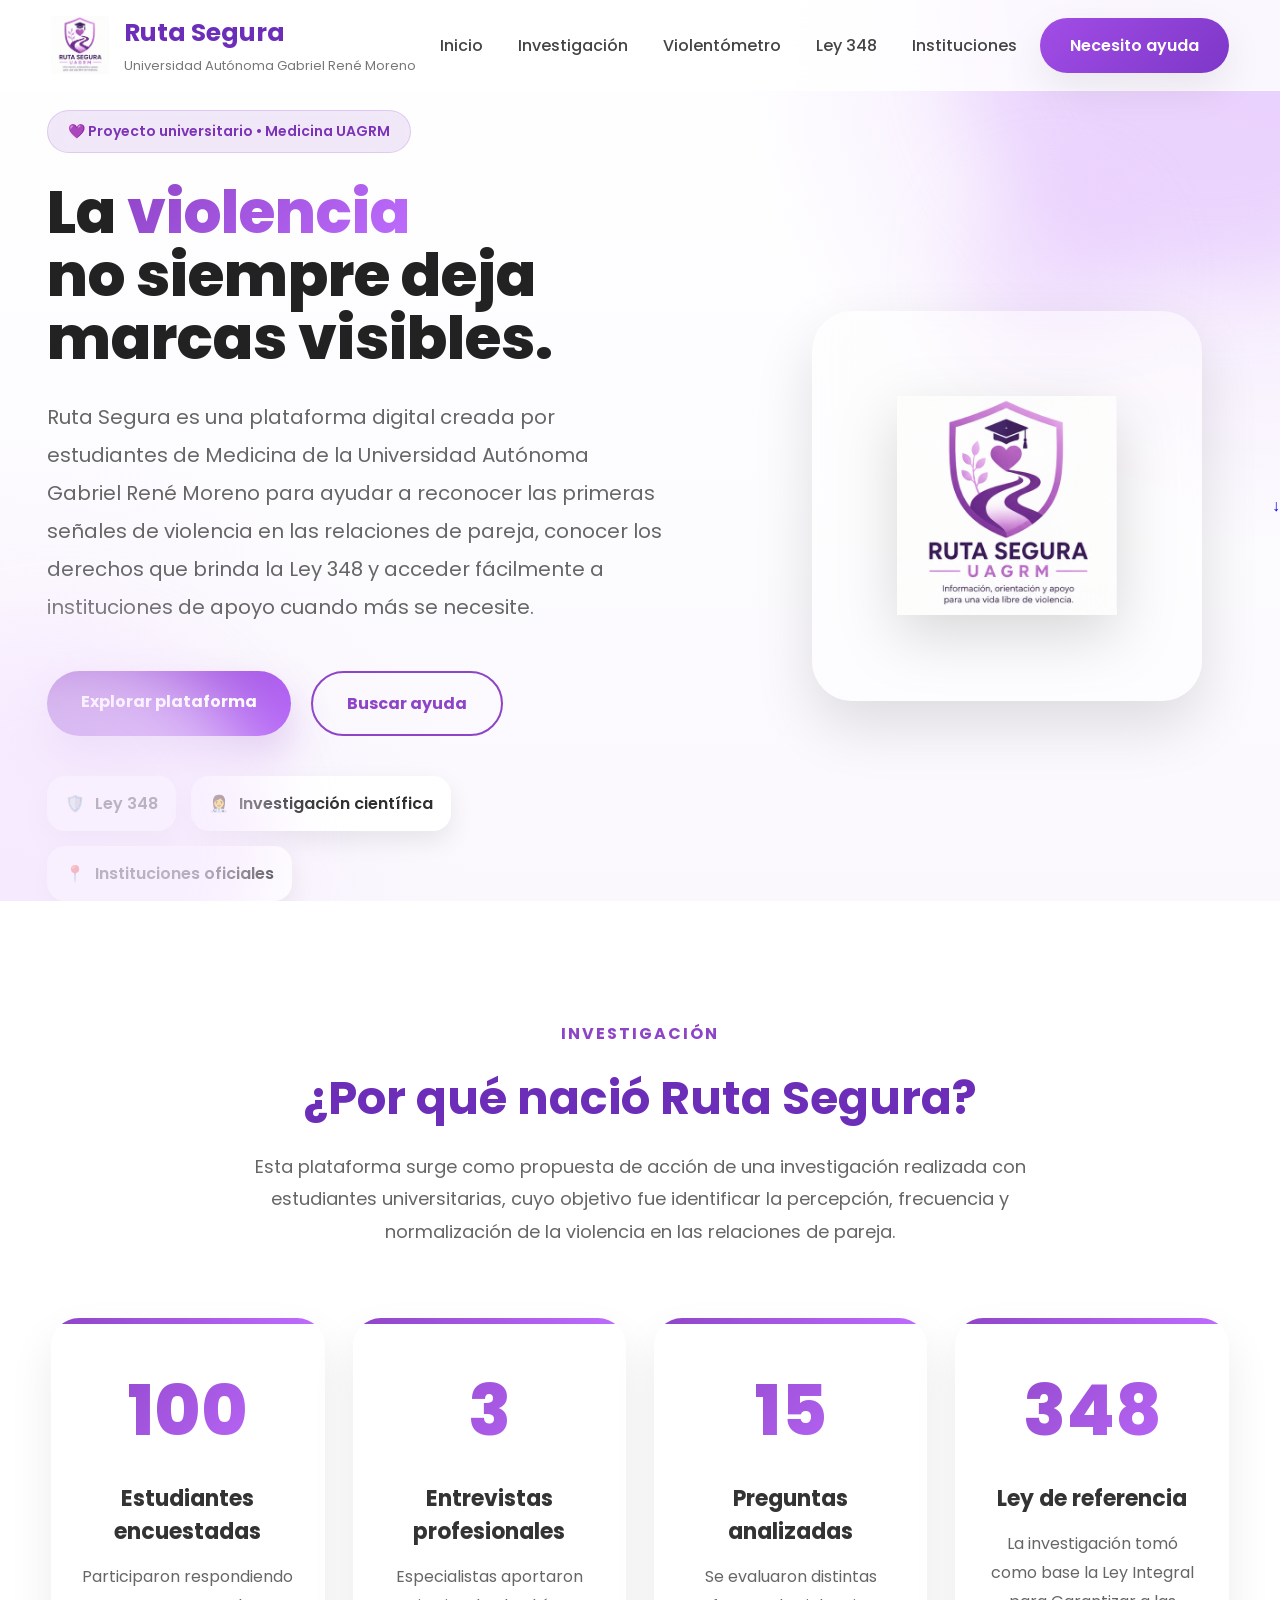
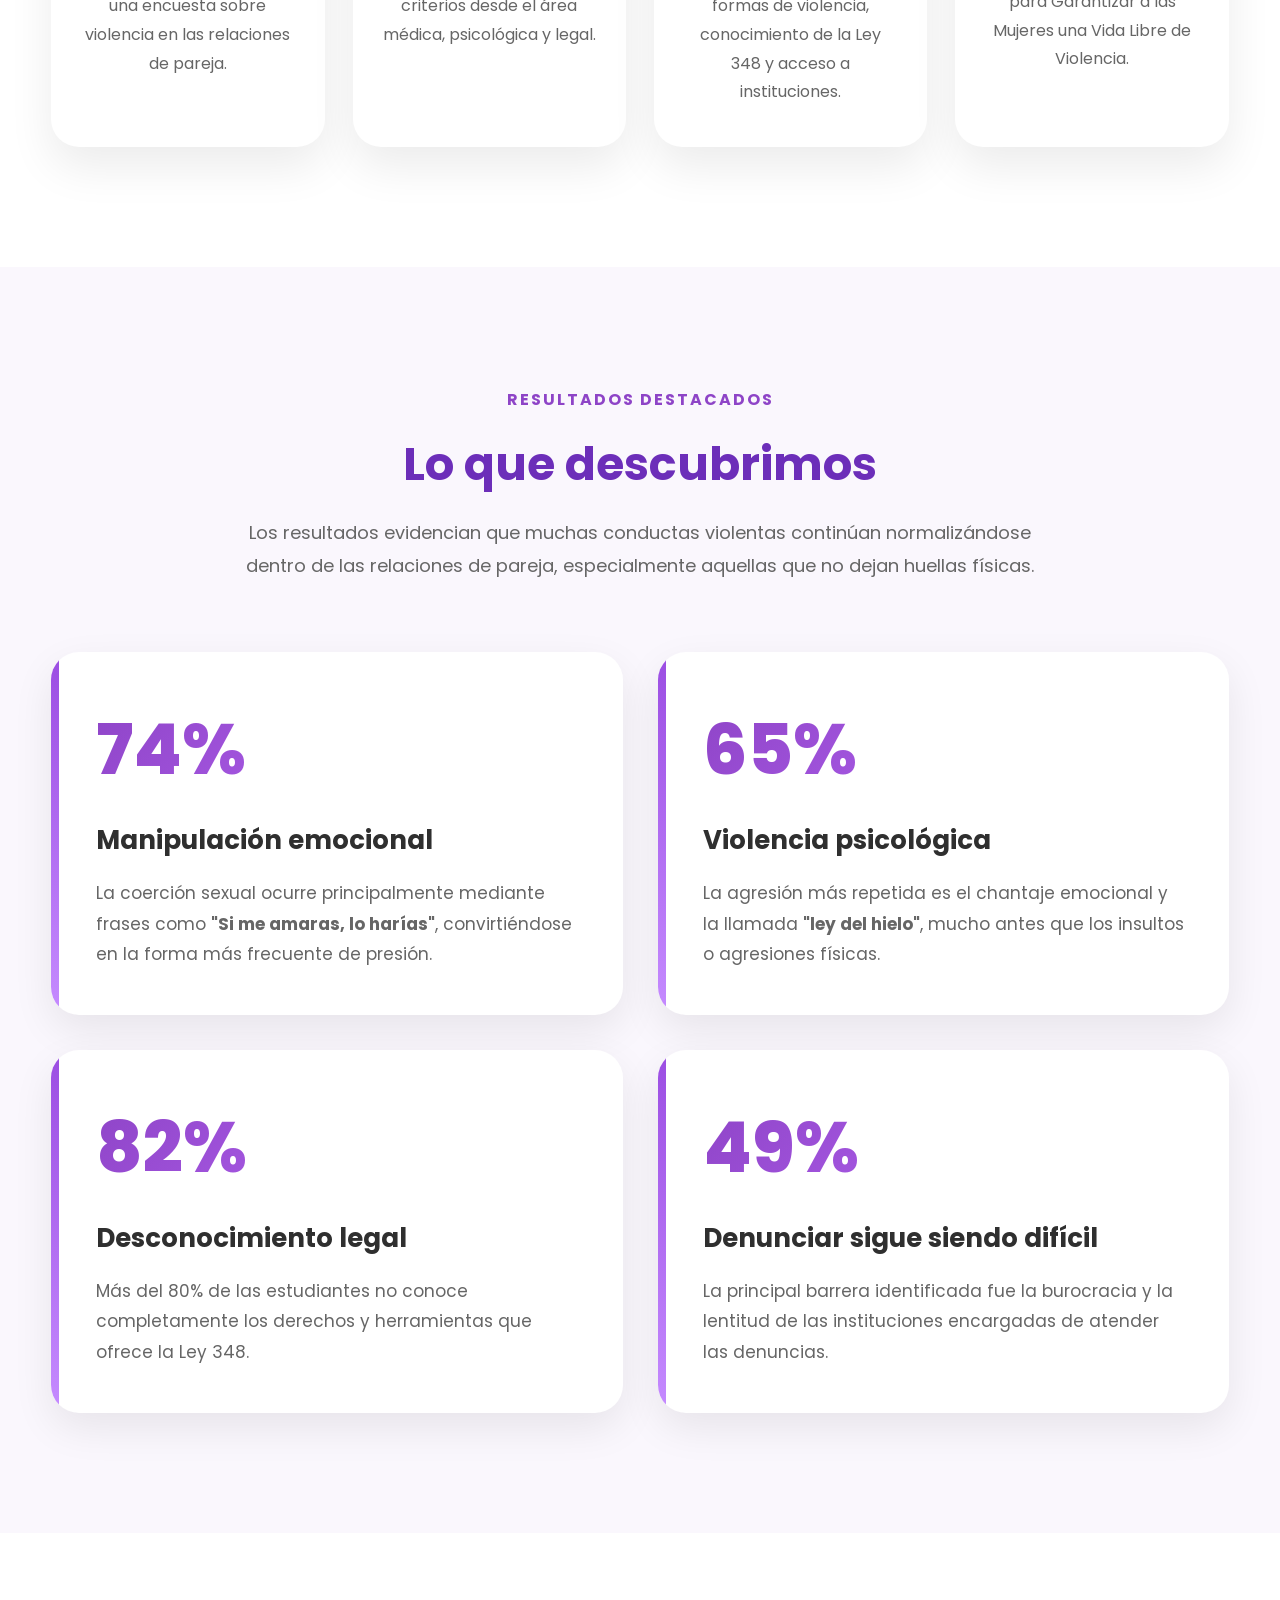
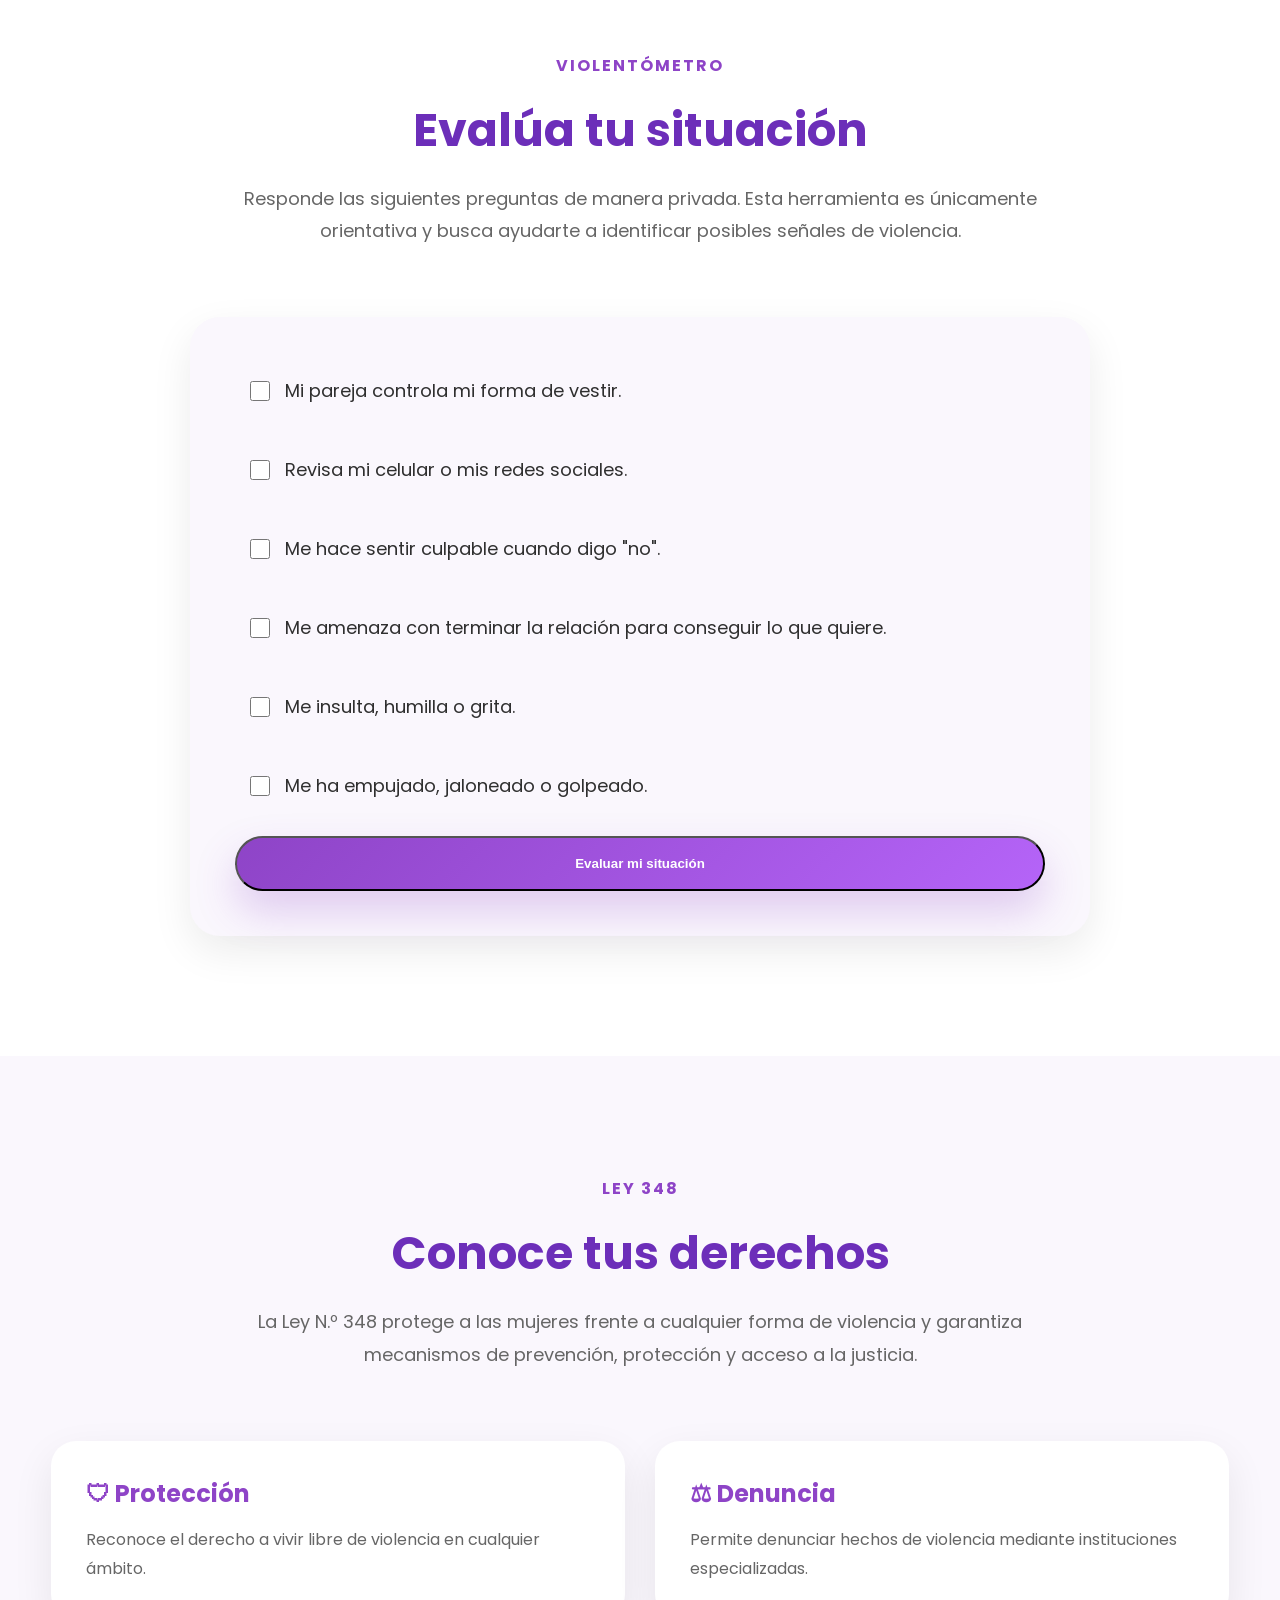
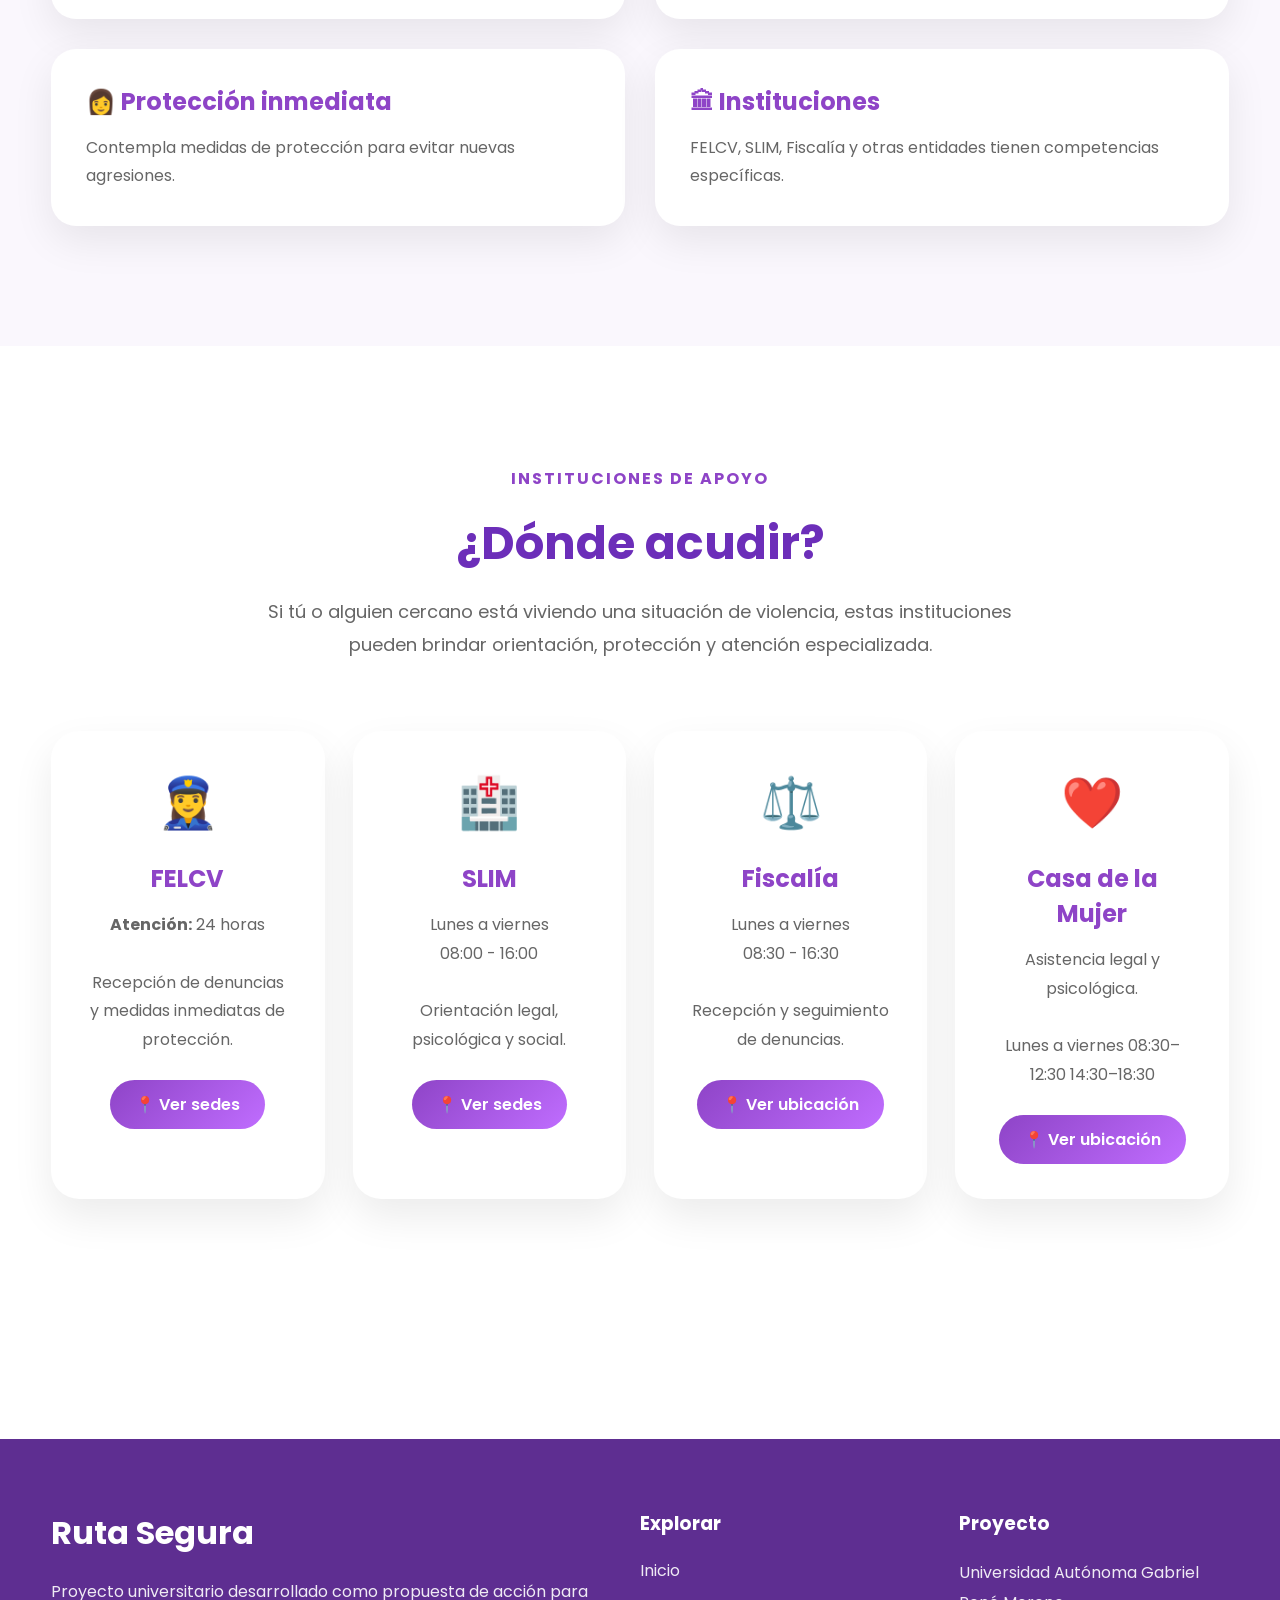
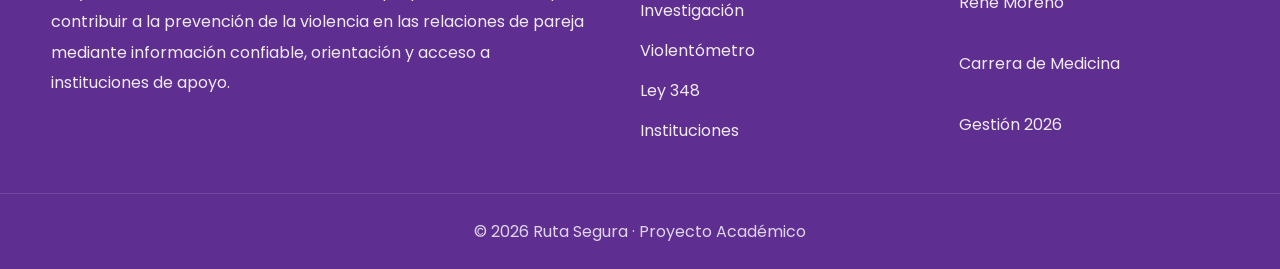
<file: index.html>
<!DOCTYPE html>
<html lang="es">

<head>

<meta charset="UTF-8">
<meta name="viewport" content="width=device-width, initial-scale=1.0">

<title>Ruta Segura UAGRM</title>

<link rel="preconnect" href="https://fonts.googleapis.com">

<link rel="preconnect" href="https://fonts.gstatic.com" crossorigin>

<link href="https://fonts.googleapis.com/css2?family=Poppins:wght@300;400;500;600;700;800&display=swap" rel="stylesheet">

<link rel="stylesheet" href="css/style.css">

</head>
<script src="js/script.js"></script>
</body>
</html>
<body>


<header class="navbar">

<div class="container navbar-container">

<a class="logo" href="#inicio">

<img src="images/logo/logo.PNG" alt="Ruta Segura">

<div>

<h2>Ruta Segura</h2>

<span>Universidad Autónoma Gabriel René Moreno</span>

</div>

</a>

<nav>

<ul>

<li><a href="#inicio">Inicio</a></li>

<li><a href="#investigacion">Investigación</a></li>

<li><a href="#violentometro">Violentómetro</a></li>

<li><a href="#ley348">Ley 348</a></li>

<li><a href="#instituciones">Instituciones</a></li>



</ul>

</nav>

<a href="https://wa.me/59162001850?text=Hola,%20necesito%20información%20sobre%20apoyo%20por%20violencia" class="btn-ayuda">

Necesito ayuda

</a>

</div>

</header>



<section id="inicio" class="hero">

<div class="background-circle uno"></div>

<div class="background-circle dos"></div>

<div class="background-circle tres"></div>


<div class="container hero-container">

<div class="hero-info">

<span class="badge">

💜 Proyecto universitario • Medicina UAGRM

</span>
<h1>
La <span>violencia</span><br>
no siempre deja<br>
marcas visibles.
</h1>
<p>

Ruta Segura es una plataforma digital creada por estudiantes de Medicina de la Universidad Autónoma Gabriel René Moreno para ayudar a reconocer las primeras señales de violencia en las relaciones de pareja, conocer los derechos que brinda la Ley 348 y acceder fácilmente a instituciones de apoyo cuando más se necesite.

</p>


<div class="hero-buttons">

<a href="#instituciones" class="btn-principal">

Explorar plataforma

</a>

<a href="#contacto" class="btn-secundario">

Buscar ayuda
</a>

</div>

<div class="hero-info-boxes">

<div class="info-mini">
🛡️
<span>Ley 348</span>
</div>

<div class="info-mini">
👩‍⚕️
<span>Investigación científica</span>
</div>

<div class="info-mini">
📍
<span>Instituciones oficiales</span>
</div>
</div>
</div>
<div class="hero-logo">

<div class="glass-card">

<img src="images/logo/logo.PNG" alt="Ruta Segura">

</div>

</div>

</div>


<div class="scroll-indicator">

<a href="#investigacion">

↓

</a>

</div>

</section>

<!-- AQUÍ CONTINUARÁ LA SECCIÓN INVESTIGACIÓN -->
<!--=========================================
INVESTIGACIÓN
==========================================-->

<section id="investigacion" class="investigacion">

<div class="container">

<div class="section-title">

<span>Investigación</span>

<h2>¿Por qué nació Ruta Segura?</h2>

<p>

Esta plataforma surge como propuesta de acción de una investigación realizada con estudiantes universitarias, cuyo objetivo fue identificar la percepción, frecuencia y normalización de la violencia en las relaciones de pareja.

</p>

</div>


<div class="datos-grid">

<div class="dato-card">

<div class="numero" data-target="100">100</div>

<h3>Estudiantes encuestadas</h3>

<p>Participaron respondiendo una encuesta sobre violencia en las relaciones de pareja.</p>

</div>

<div class="dato-card">

<div class="numero" data-target="3">3</div>

<h3>Entrevistas profesionales</h3>

<p>Especialistas aportaron criterios desde el área médica, psicológica y legal.</p>

</div>

<div class="dato-card">

<div class="numero" data-target="15">15</div>

<h3>Preguntas analizadas</h3>

<p>Se evaluaron distintas formas de violencia, conocimiento de la Ley 348 y acceso a instituciones.</p>

</div>

<div class="dato-card">

<div class="numero">348</div>

<h3>Ley de referencia</h3>

<p>La investigación tomó como base la Ley Integral para Garantizar a las Mujeres una Vida Libre de Violencia.</p>

</div>

</div>

</div>

</section>
<!--=========================================
HALLAZGOS PRINCIPALES
==========================================-->

<section class="hallazgos">

<div class="container">

<div class="section-title">

<span>Resultados destacados</span>

<h2>Lo que descubrimos</h2>

<p>

Los resultados evidencian que muchas conductas violentas continúan normalizándose dentro de las relaciones de pareja, especialmente aquellas que no dejan huellas físicas.

</p>

</div>


<div class="hallazgos-grid">

<div class="hallazgo-card">

<div class="porcentaje numero" data-target="74">

74%

</div>

<h3>Manipulación emocional</h3>

<p>

La coerción sexual ocurre principalmente mediante frases como
<b>"Si me amaras, lo harías"</b>, convirtiéndose en la forma más frecuente de presión.

</p>

</div>



<div class="hallazgo-card">

<div class="porcentaje numero" data-target="65">

65%

</div>

<h3>Violencia psicológica</h3>

<p>

La agresión más repetida es el chantaje emocional y la llamada
<b>"ley del hielo"</b>, mucho antes que los insultos o agresiones físicas.

</p>

</div>



<div class="hallazgo-card">

<div class="porcentaje numero" data-target="82">

82%

</div>

<h3>Desconocimiento legal</h3>

<p>

Más del 80% de las estudiantes no conoce completamente los derechos y herramientas que ofrece la Ley 348.

</p>

</div>



<div class="hallazgo-card">

<div class="porcentaje numero" data-target="49">

49%

</div>

<h3>Denunciar sigue siendo difícil</h3>

<p>

La principal barrera identificada fue la burocracia y la lentitud de las instituciones encargadas de atender las denuncias.

</p>

</div>

</div>
</div>
</section>
<!--=========================================
VIOLENTÓMETRO
==========================================-->

<section id="violentometro" class="violentometro">

<div class="container">

<div class="section-title">

<span>Violentómetro</span>

<h2>Evalúa tu situación</h2>

<p>

Responde las siguientes preguntas de manera privada. Esta herramienta es únicamente orientativa y busca ayudarte a identificar posibles señales de violencia.

</p>

</div>

<div class="test-box">

<label><input type="checkbox" value="1"> Mi pareja controla mi forma de vestir.</label>

<label><input type="checkbox" value="1"> Revisa mi celular o mis redes sociales.</label>

<label><input type="checkbox" value="2"> Me hace sentir culpable cuando digo "no".</label>

<label><input type="checkbox" value="2"> Me amenaza con terminar la relación para conseguir lo que quiere.</label>

<label><input type="checkbox" value="3"> Me insulta, humilla o grita.</label>

<label><input type="checkbox" value="4"> Me ha empujado, jaloneado o golpeado.</label>

<button onclick="evaluarViolentometro()" class="btn-principal">

Evaluar mi situación

</button>

<div id="resultadoViolentometro"></div>

</div>

</div>

</section>
<!--=========================================
LEY 348
==========================================-->

<section id="ley348" class="ley348">

<div class="container">

<div class="section-title">

<span>Ley 348</span>

<h2>Conoce tus derechos</h2>

<p>

La Ley N.º 348 protege a las mujeres frente a cualquier forma de violencia y garantiza mecanismos de prevención, protección y acceso a la justicia.

</p>

</div>

<div class="ley-grid">

<div class="ley-card">

<h3>🛡 Protección</h3>

<p>

Reconoce el derecho a vivir libre de violencia en cualquier ámbito.

</p>

</div>

<div class="ley-card">

<h3>⚖ Denuncia</h3>

<p>

Permite denunciar hechos de violencia mediante instituciones especializadas.

</p>

</div>

<div class="ley-card">

<h3>👩 Protección inmediata</h3>

<p>

Contempla medidas de protección para evitar nuevas agresiones.

</p>

</div>

<div class="ley-card">

<h3>🏛 Instituciones</h3>

<p>

FELCV, SLIM, Fiscalía y otras entidades tienen competencias específicas.

</p>

</div>

</div>

</div>

</section>
<!--=========================================
INSTITUCIONES
==========================================-->

<section id="instituciones" class="instituciones">

<div class="container">

<div class="section-title">

<span>Instituciones de apoyo</span>

<h2>¿Dónde acudir?</h2>

<p>

Si tú o alguien cercano está viviendo una situación de violencia, estas instituciones pueden brindar orientación, protección y atención especializada.

</p>

</div>

<div class="instituciones-grid">

<div class="institucion-card">

<div class="icono">👮‍♀️</div>

<h3>FELCV</h3>

<p>

<b>Atención:</b> 24 horas

<br><br>

Recepción de denuncias y medidas inmediatas de protección.

</p>

<a href="https://www.google.com/maps/search/felcv/@-17.7698638,-63.25489,12z/data=!3m1!4b1?entry=ttu&g_ep=EgoyMDI2MDYyNC4wIKXMDSoASAFQAw%3D%3D"
target="_blank">

📍 Ver sedes

</a>

</div>

<div class="institucion-card">

<div class="icono">🏥</div>

<h3>SLIM</h3>

<p>

Lunes a viernes

<br>

08:00 - 16:00

<br><br>

Orientación legal, psicológica y social.

</p>

<a href="https://www.google.com/maps/search/DEFENSORIA/@-17.7627251,-63.1860038,16z/data=!3m1!4b1?entry=ttu&g_ep=EgoyMDI2MDYyNC4wIKXMDSoASAFQAw%3D%3D"
target="_blank">

📍 Ver sedes

</a>

</div>

<div class="institucion-card">

<div class="icono">⚖️</div>

<h3>Fiscalía</h3>

<p>

Lunes a viernes

<br>

08:30 - 16:30

<br><br>

Recepción y seguimiento de denuncias.

</p>

<a href="https://maps.app.goo.gl/nyqcJ4D5cNeDf5qH7"
target="_blank">

📍 Ver ubicación

</a>

</div>

<div class="institucion-card">

<div class="icono">❤️</div>

<h3>Casa de la Mujer</h3>

<p>

Asistencia legal y psicológica.

<br><br>

Lunes a viernes

08:30–12:30

14:30–18:30

</p>

<a href="https://www.google.com/maps/place/Casa+de+la+Mujer/@-17.7773902,-63.2056894,17z/data=!3m1!4b1!4m6!3m5!1s0x93f1dd5557db0f7d:0x451ef2ec014d6ec9!8m2!3d-17.7773953!4d-63.2031145!16s%2Fg%2F11c5_5phvn?entry=ttu&g_ep=EgoyMDI2MDYyNC4wIKXMDSoASAFQAw%3D%3D"
target="_blank">

📍 Ver ubicación

</a>

</div>
</div>

</div>

</section>
<!--=========================================
FOOTER
==========================================-->

<footer id="contacto">

<div class="container footer-grid">

<div>

<h2>Ruta Segura</h2>

<p>

Proyecto universitario desarrollado como propuesta de acción para contribuir a la prevención de la violencia en las relaciones de pareja mediante información confiable, orientación y acceso a instituciones de apoyo.

</p>

</div>

<div>

<h3>Explorar</h3>

<ul>

<li><a href="#inicio">Inicio</a></li>

<li><a href="#investigacion">Investigación</a></li>

<li><a href="#violentometro">Violentómetro</a></li>

<li><a href="#ley348">Ley 348</a></li>

<li><a href="#instituciones">Instituciones</a></li>

</ul>

</div>

<div>

<h3>Proyecto</h3>

<p>

Universidad Autónoma Gabriel René Moreno

<br><br>

Carrera de Medicina

<br><br>

Gestión 2026

</p>

</div>

</div>

<div class="copyright">

© 2026 Ruta Segura · Proyecto Académico

</div>

</footer>
</file>
<file: css/style.css>
/*=========================
RESET
=========================*/

*{
margin:0;
padding:0;
box-sizing:border-box;
scroll-behavior:smooth;
}

:root{

--primary:#8E44C7;
--secondary:#6C2EB9;
--light:#F7F2FC;
--text:#2F2F2F;
--gray:#6B6B6B;
--white:#FFFFFF;

--shadow:0 15px 40px rgba(0,0,0,.08);

}

body{

font-family:'Poppins',sans-serif;
background:#ffffff;
color:var(--text);
overflow-x:hidden;

}

.container{

width:min(92%,1250px);
margin:auto;

}

img{

display:block;
max-width:100%;

}

a{

text-decoration:none;

}

ul{

list-style:none;

}

/*=========================
NAVBAR
=========================*/

.navbar{

position:fixed;
top:0;
left:0;
width:100%;
z-index:999;

background:rgba(255,255,255,.82);
backdrop-filter:blur(18px);

border-bottom:1px solid rgba(255,255,255,.5);

}

.navbar-container{

height:90px;

display:flex;
justify-content:space-between;
align-items:center;

}

.logo{

display:flex;
align-items:center;
gap:15px;

}

.logo img{

width:58px;

}

.logo h2{

font-size:25px;
color:var(--secondary);

}

.logo span{

font-size:13px;
color:#777;

}

nav ul{

display:flex;
gap:35px;

}

nav a{

font-weight:500;
color:#444;
transition:.3s;

position:relative;

}

nav a::after{

content:"";
position:absolute;
left:0;
bottom:-6px;

width:0%;
height:3px;

background:var(--primary);
border-radius:20px;

transition:.35s;

}

nav a:hover{

color:var(--primary);

}

nav a:hover::after{

width:100%;

}

.btn-ayuda{

padding:15px 30px;

border-radius:40px;

background:linear-gradient(135deg,#A24DE6,#7D37C8);

color:white;

font-weight:600;

transition:.35s;

box-shadow:var(--shadow);

}

.btn-ayuda:hover{

transform:translateY(-4px);

}

/*=========================
HERO
=========================*/

.hero{

min-height:100vh;

display:flex;
align-items:center;

position:relative;

overflow:hidden;

padding-top:110px;

background:

radial-gradient(circle at top right,#EEDBFD 0%,transparent 35%),

radial-gradient(circle at bottom left,#F8EEFF 0%,transparent 30%),

linear-gradient(#ffffff,#faf8fd);

}

.background-circle{

position:absolute;
border-radius:50%;

filter:blur(40px);

opacity:.7;

}

.uno{

width:500px;
height:500px;

background:#E7CCFD;

top:-220px;
right:-180px;

}

.dos{

width:420px;
height:420px;

background:#F6E9FF;

left:-150px;

bottom:-150px;

}

.tres{

width:180px;
height:180px;

background:#DDAFFD;

top:180px;
right:140px;

opacity:.25;

}

.hero-container{

display:grid;

grid-template-columns:58% 42%;

align-items:center;

gap:30px;

}
/*==================================
HALLAZGOS
==================================*/

.hallazgos{

padding:120px 0;

background:#faf7fd;

}

.section-title{

text-align:center;

max-width:800px;

margin:auto auto 70px;

}

.section-title span{

color:var(--primary);

font-weight:700;

letter-spacing:2px;

text-transform:uppercase;

}

.section-title h2{

font-size:46px;

margin:18px 0;

color:var(--secondary);

}

.section-title p{

font-size:18px;

line-height:1.8;

color:#666;

}

.hallazgos-grid{

display:grid;

grid-template-columns:repeat(2,1fr);

gap:35px;

}

.hallazgo-card{

background:white;

padding:45px;

border-radius:28px;

box-shadow:var(--shadow);

transition:.4s;

position:relative;

overflow:hidden;

}

.hallazgo-card::before{

content:"";

position:absolute;

top:0;

left:0;

width:8px;

height:100%;

background:linear-gradient(#9B4DE2,#C58BFF);

}

.hallazgo-card:hover{

transform:translateY(-10px);

}

.porcentaje{

font-size:68px;

font-weight:800;

color:var(--primary);

margin-bottom:15px;

}

.hallazgo-card h3{

font-size:26px;

margin-bottom:18px;

}

.hallazgo-card p{

font-size:17px;

line-height:1.8;

color:#666;

}
/*==================================
VIOLENTÓMETRO
==================================*/

.violentometro{

padding:120px 0;

background:white;

}

.test-box{

max-width:900px;

margin:auto;

background:#faf7fd;

padding:45px;

border-radius:30px;

box-shadow:var(--shadow);

display:flex;

flex-direction:column;

gap:22px;

}

.test-box label{

font-size:18px;

display:flex;

gap:15px;

align-items:center;

padding:15px;

border-radius:15px;

transition:.3s;

cursor:pointer;

}

.test-box label:hover{

background:#EFE7FA;

}

.test-box input{

width:20px;

height:20px;

accent-color:#8E44C7;

}

#resultadoViolentometro{

margin-top:30px;

padding:25px;

border-radius:18px;

font-size:22px;

font-weight:700;

text-align:center;

display:none;

}
/*=========================
MEJORA HERO
=========================*/

.hero-info{

max-width:100%;

padding-right:20px;

}

.badge{

display:inline-flex;
align-items:center;

padding:10px 20px;

background:rgba(142,68,199,.12);

border:1px solid rgba(142,68,199,.18);

backdrop-filter:blur(12px);

border-radius:40px;

font-size:14px;

font-weight:600;

color:#7D33B8;

margin-bottom:28px;

}

.hero h1{

font-size:60px;

font-weight:800;

line-height:1.05;

margin-bottom:28px;

color:#222;

}

.hero h1 span{

background:linear-gradient(135deg,#8E44C7,#C06DFF);

-webkit-background-clip:text;

-webkit-text-fill-color:transparent;

}

.hero p{

font-size:20px;

line-height:1.9;

color:#666;

max-width:620px;

margin-bottom:45px;

}

.hero-buttons{

display:flex;

gap:20px;

margin-bottom:40px;

}

.btn-principal{

padding:18px 34px;

border-radius:50px;

font-weight:700;

background:linear-gradient(135deg,#8E44C7,#B564F8);

color:white;

box-shadow:0 20px 40px rgba(142,68,199,.25);

transition:.35s;

}

.btn-principal:hover{

transform:translateY(-6px);

}

.btn-secundario{

padding:18px 34px;

border-radius:50px;

border:2px solid #8E44C7;

font-weight:700;

color:#8E44C7;

transition:.35s;

}

.btn-secundario:hover{

background:#8E44C7;

color:white;

}

.hero-info-boxes{

display:flex;

gap:15px;

margin-top:10px;

flex-wrap:wrap;

}

.info-mini{

display:flex;

align-items:center;

gap:10px;

padding:15px 18px;

background:white;

border-radius:18px;

box-shadow:0 10px 25px rgba(0,0,0,.08);

font-weight:600;

transition:.3s;

}

.info-mini:hover{

transform:translateY(-6px);

}

.hero-logo{

display:flex;

justify-content:center;

align-items:center;

}

.glass-card{

width:390px;

height:390px;

border-radius:40px;

background:rgba(255,255,255,.45);

backdrop-filter:blur(18px);

display:flex;

justify-content:center;

align-items:center;

box-shadow:0 25px 60px rgba(0,0,0,.12);

animation:flotar 5s ease-in-out infinite;

}

.glass-card img{

width:220px;

filter:drop-shadow(0 20px 30px rgba(0,0,0,.15));

}

@keyframes flotar{

0%{transform:translateY(0);}
50%{transform:translateY(-15px);}
100%{transform:translateY(0);}

}
/*========================
LEY 348
========================*/

.ley348{

padding:120px 0;

background:#faf7fd;

}

.ley-grid{

display:grid;

grid-template-columns:repeat(2,1fr);

gap:30px;

}

.ley-card{

background:white;

padding:35px;

border-radius:25px;

box-shadow:var(--shadow);

transition:.35s;

}

.ley-card:hover{

transform:translateY(-8px);

}

.ley-card h3{

margin-bottom:15px;

color:var(--primary);

font-size:24px;

}

.ley-card p{

line-height:1.8;

color:#666;

}
/*=========================
INVESTIGACIÓN PREMIUM
=========================*/

.investigacion{

padding:120px 0;

background:white;

}

.datos-grid{

display:grid;

grid-template-columns:repeat(4,1fr);

gap:28px;

margin-top:70px;

}

.dato-card{

background:white;

border-radius:28px;

padding:40px 30px;

text-align:center;

box-shadow:0 20px 45px rgba(0,0,0,.08);

transition:.35s;

position:relative;

overflow:hidden;

}

.dato-card::before{

content:"";

position:absolute;

left:0;

top:0;

width:100%;

height:6px;

background:linear-gradient(90deg,#8E44C7,#C06DFF);

}

.dato-card:hover{

transform:translateY(-10px);

}

.numero{

font-size:70px;

font-weight:800;

background:linear-gradient(135deg,#8E44C7,#C06DFF);

-webkit-background-clip:text;

-webkit-text-fill-color:transparent;

margin-bottom:18px;

}

.dato-card h3{

font-size:22px;

margin-bottom:15px;

color:#333;

}

.dato-card p{

font-size:16px;

line-height:1.8;

color:#666;

}
/*=========================
INSTITUCIONES
=========================*/

.instituciones{

padding:120px 0;

background:white;

}

.instituciones-grid{

display:grid;

grid-template-columns:repeat(4,1fr);

gap:28px;

margin-top:70px;

}

.institucion-card{

background:#fff;

border-radius:28px;

padding:35px;

text-align:center;

box-shadow:0 18px 40px rgba(0,0,0,.08);

transition:.35s;

}

.institucion-card:hover{

transform:translateY(-10px);

}

.icono{

font-size:50px;

margin-bottom:20px;

}

.institucion-card h3{

font-size:24px;

margin-bottom:15px;

color:#8E44C7;

}

.institucion-card p{

line-height:1.8;

color:#666;

margin-bottom:25px;

}

.institucion-card a{

display:inline-block;

padding:12px 25px;

background:linear-gradient(135deg,#8E44C7,#C06DFF);

color:white;

border-radius:40px;

font-weight:600;

transition:.3s;

}

.institucion-card a:hover{

transform:scale(1.05);

}
/*=========================
FOOTER
=========================*/

footer{

background:#5E2E91;

color:white;

padding-top:70px;

margin-top:120px;

}

.footer-grid{

display:grid;

grid-template-columns:2fr 1fr 1fr;

gap:50px;

padding-bottom:50px;

}

.footer-grid h2{

font-size:32px;

margin-bottom:20px;

}

.footer-grid h3{

margin-bottom:20px;

}

.footer-grid p{

line-height:1.9;

opacity:.9;

}

.footer-grid ul{

display:flex;

flex-direction:column;

gap:15px;

}

.footer-grid a{

color:white;

opacity:.9;

transition:.3s;

}

.footer-grid a:hover{

padding-left:10px;

}

.copyright{

text-align:center;

padding:25px;

border-top:1px solid rgba(255,255,255,.15);

opacity:.8;

}
</file>
